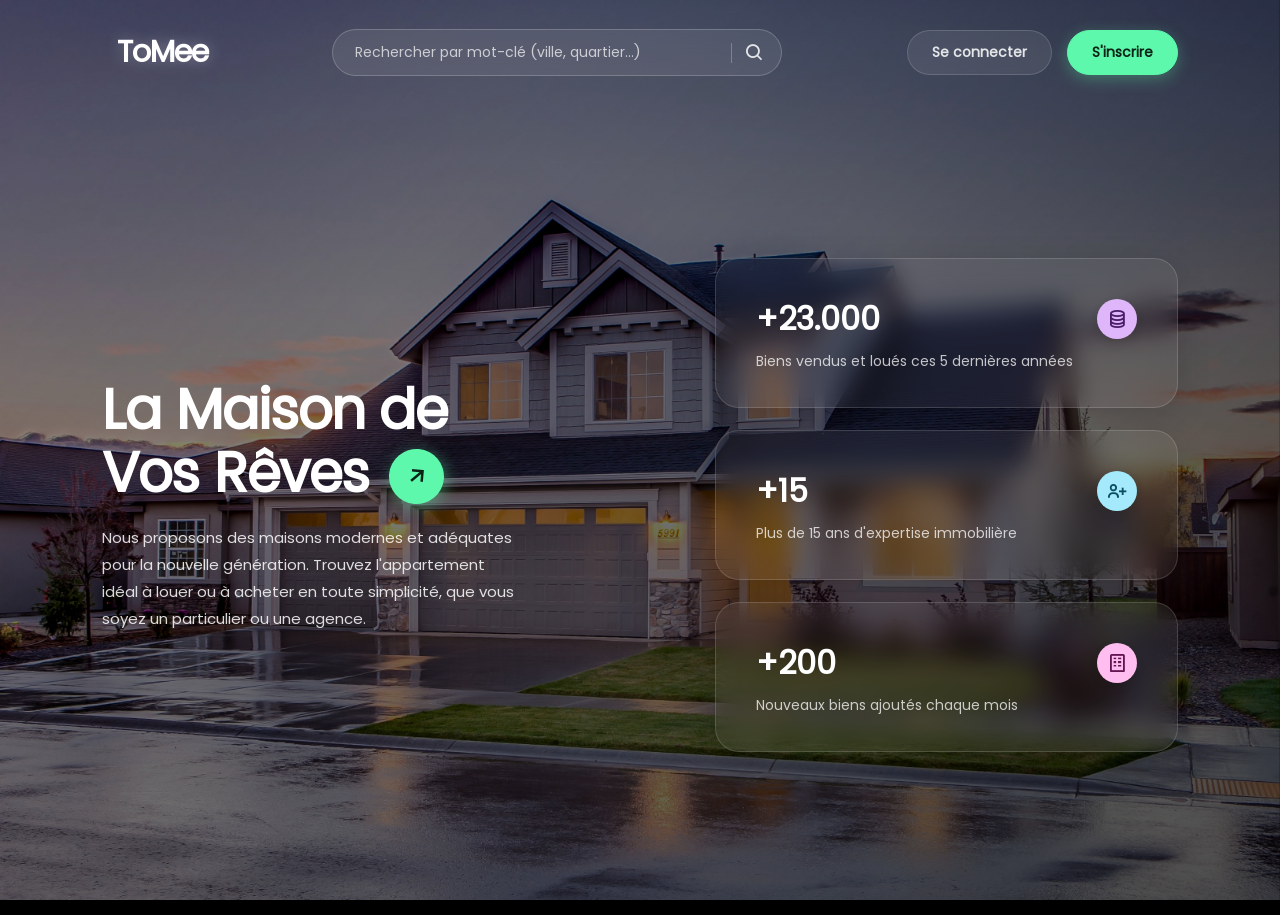
<file: index.html>
<!DOCTYPE html>
<html lang="fr">
<head>
    <meta charset="UTF-8">
    <meta name="viewport" content="width=device-width, initial-scale=1.0">
    <title>ToMee - Plateforme Immobilière</title>
    <link rel="stylesheet" href="style.css">
    <link rel="stylesheet" href="Icons/css/boxicons.min.css">
    <script src="app.js" defer></script>
</head>
<body>
    <section class="nav-content">

        <div class="left">
            <div class="logo-wrapper">
                <a href="index.html" class="logo-text">ToMee</a>
            </div>
        </div>

        <div class="center">
            <input type="search" name="search" id="searchInput" placeholder="Rechercher par mot-clé (ville, quartier...)">
            <a href="#" id="searchBtn"><i class="bx bx-search"></i></a>
        </div>

        <div class="right">
            <a href="#" id="mobileSearchTrigger" class="mobile-search-trigger"><i class="bx bx-search"></i></a>
            <a href="login.html" class="nav-btn btn-login">Se connecter</a>
            <a href="register.html" class="nav-btn btn-signup">S'inscrire</a>

            <div class="mobile-search-bar" id="mobileSearchBar">
                <input type="search" id="mobileSearchInput" placeholder="Rechercher...">
                <button type="button" id="mobileSearchSubmit" class="mobile-search-btn"><i class="bx bx-search"></i></button>
                <button type="button" id="mobileSearchClose" class="mobile-search-btn"><i class="bx bx-x"></i></button>
            </div>
        </div>

    </section>
    <section class="body-content">
        <div class="left-content">
            <h1>La Maison de <br> Vos Rêves<i class="bx bx-right-arrow-alt" id="exploreArrow"></i></h1>
            
            <p>Nous proposons des maisons modernes et adéquates pour la nouvelle génération.
                Trouvez l'appartement idéal à louer ou à acheter en toute simplicité, que vous soyez un particulier ou une agence.</p>
        </div>
        <div class="right-content">

            <div class="box-content">

                <div class="box box1" data-bg="img (1).jpg">
                    <h1>+23.000<i class="bx bx-coin-stack"></i></h1>
                    <p>Biens vendus et loués ces 5 dernières années</p>
                </div>

                <div class="box box2" data-bg="img (2).jpg">
                    <h1>+15<i class="bx bx-user-plus"></i></h1>
                    <p>Plus de 15 ans d'expertise immobilière</p>
                </div>

                <div class="box box3" data-bg="img (3).jpg">
                    <h1>+200<i class="bx bx-building"></i></h1>
                    <p>Nouveaux biens ajoutés chaque mois</p>
                </div>

            </div>

        </div>
    </section>
    <!-- Background overlay for smooth transition -->
    <div class="bg-overlay"></div>
</body>
</html>
</file>
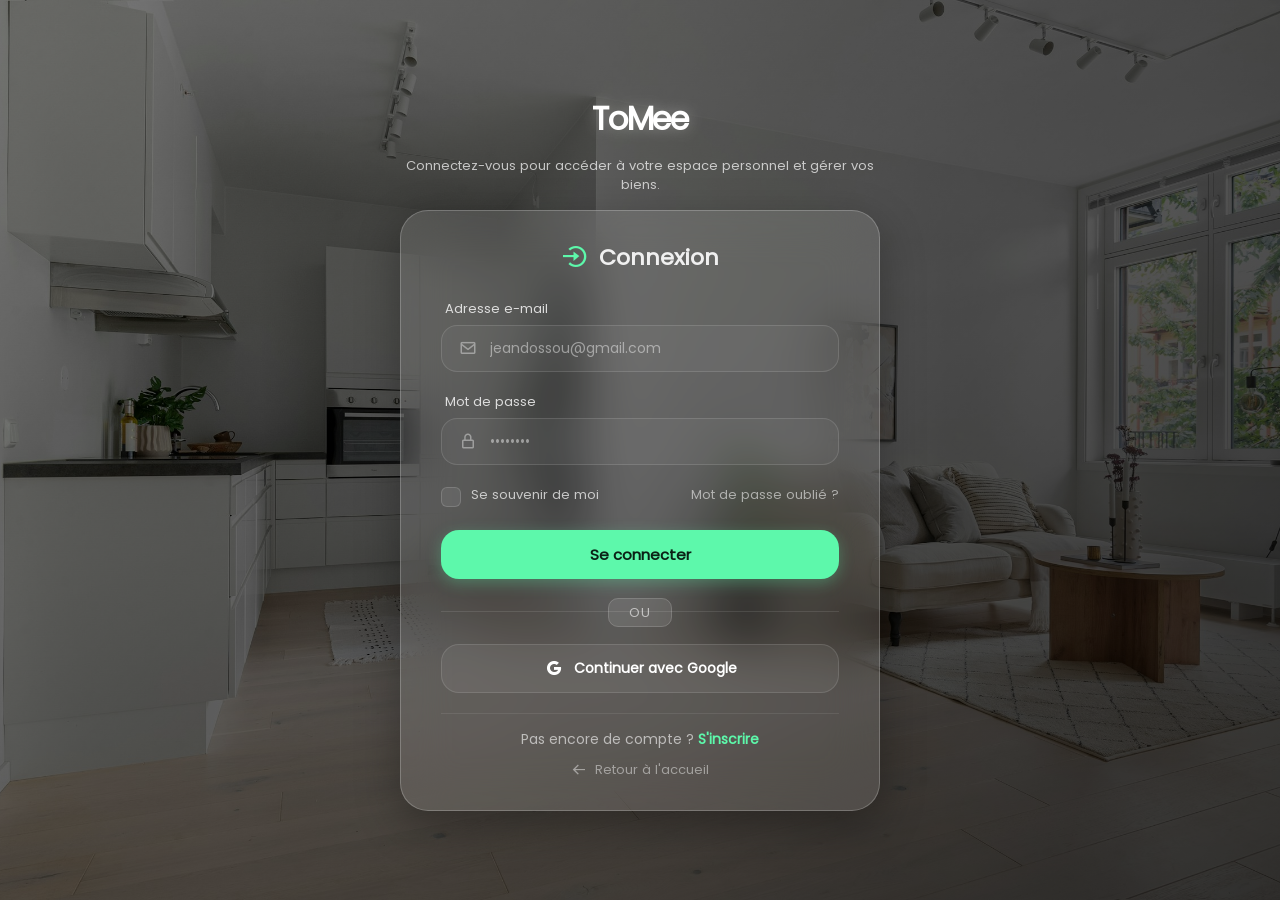
<file: login.html>
<!DOCTYPE html>
<html lang="fr">
<head>
    <meta charset="UTF-8">
    <meta name="viewport" content="width=device-width, initial-scale=1.0">
    <title>Se connecter - ToMee</title>
    <link rel="stylesheet" href="styleRegister.css">
    <link rel="stylesheet" href="Icons/css/boxicons.min.css">
    <script src="loginApp.js" defer></script>
</head>
<body>
    <div class="register-container">
        
        <!-- Logo Header -->
        <header class="register-header">
            <div class="logo-wrapper">
                <a href="login.html" class="logo-text">ToMee</a>
            </div>
            <p>Connectez-vous pour accéder à votre espace personnel et gérer vos biens.</p>
        </header>

        <!-- Glassmorphic Login Card -->
        <main class="register-card login-card">
            
            <h2 class="login-title"><i class="bx bx-log-in-circle"></i> Connexion</h2>

            <form id="form-login" class="login-form">
                <div class="form-group">
                    <label for="login-email">Adresse e-mail</label>
                    <div class="input-wrapper">
                        <i class="bx bx-envelope input-icon"></i>
                        <input type="email" id="login-email" placeholder="jeandossou@gmail.com" required>
                    </div>
                </div>

                <div class="form-group">
                    <label for="login-password">Mot de passe</label>
                    <div class="input-wrapper">
                        <i class="bx bx-lock-alt input-icon"></i>
                        <input type="password" id="login-password" placeholder="••••••••" required>
                    </div>
                </div>

                <div class="login-options">
                    <label class="checkbox-container">
                        <input type="checkbox" id="remember-me">
                        <span class="checkmark"></span>
                        Se souvenir de moi
                    </label>
                    <a href="#" class="forgot-link">Mot de passe oublié ?</a>
                </div>

                <button type="submit" class="submit-btn btn-signup">Se connecter</button>
            </form>

            <div class="login-divider">
                <span>ou</span>
            </div>

            <div class="social-login">
                <button class="social-btn" id="btn-google">
                    <i class="bx bxl-google"></i> Continuer avec Google
                </button>
            </div>

            <!-- Card Footer -->
            <footer class="card-footer">
                <p>Pas encore de compte ? <a href="register.html" class="login-link">S'inscrire</a></p>
                <a href="index.html" class="back-home"><i class="bx bx-arrow-back"></i> Retour à l'accueil</a>
            </footer>

        </main>
    </div>
    <!-- Blurred Background Overlay -->
    <div class="register-bg"></div>
</body>
</html>
</file>
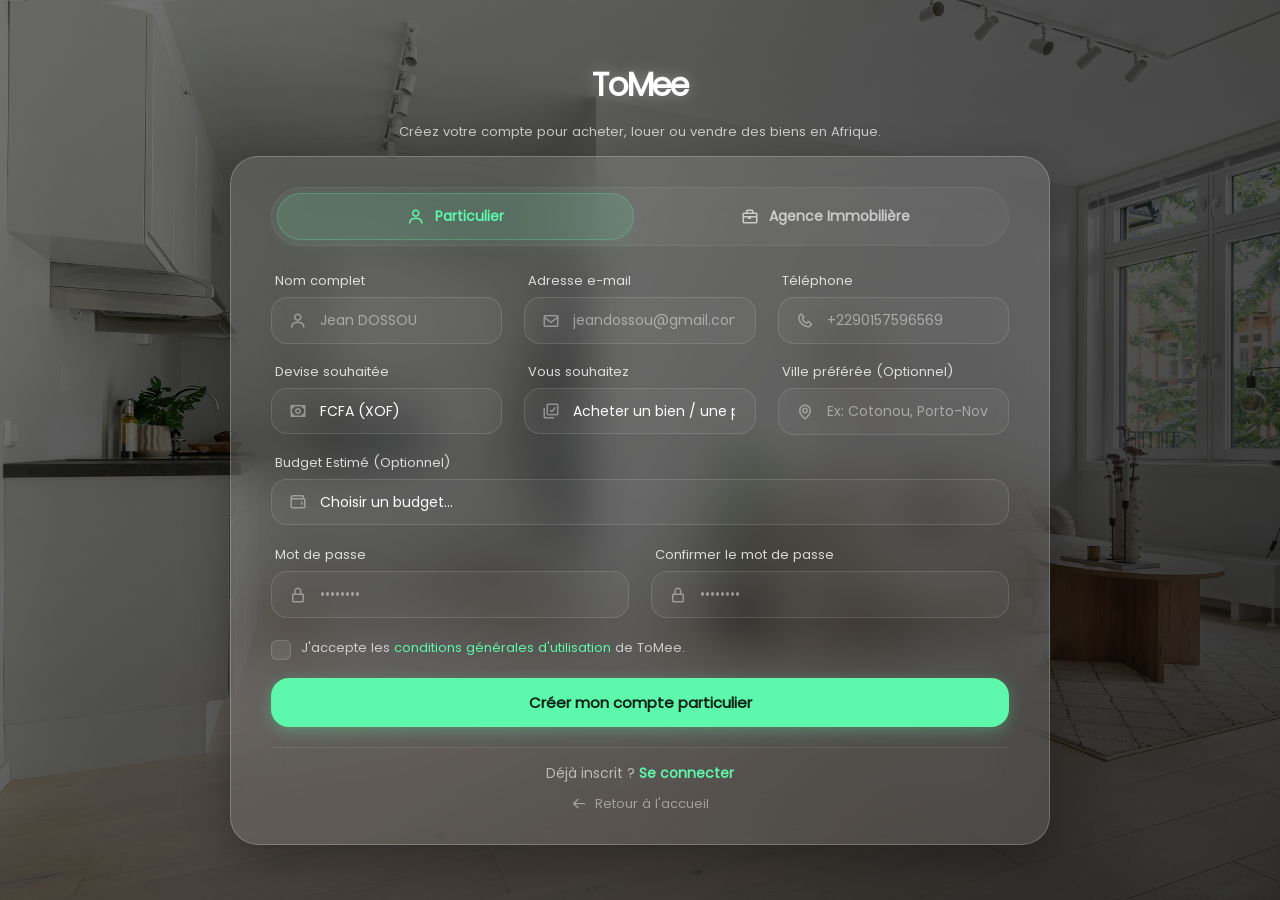
<file: register.html>
<!DOCTYPE html>
<html lang="fr">
<head>
    <meta charset="UTF-8">
    <meta name="viewport" content="width=device-width, initial-scale=1.0">
    <title>S'inscrire sur ToMee - Plateforme Immobilière</title>
    <link rel="stylesheet" href="styleRegister.css">
    <link rel="stylesheet" href="Icons/css/boxicons.min.css">
    <script src="registerApp.js" defer></script>
</head>
<body>
    <div class="register-container">
        
        <!-- Logo Header -->
        <header class="register-header">
            <div class="logo-wrapper">
                <a href="register.html" class="logo-text">ToMee</a>
            </div>
            <p>Créez votre compte pour acheter, louer ou vendre des biens en Afrique.</p>
        </header>

        <!-- Glassmorphic Card -->
        <main class="register-card">
            
            <!-- Role Toggle Tabs -->
            <div class="role-selector">
                <button type="button" class="role-tab active" id="tab-particulier">
                    <i class="bx bx-user"></i> Particulier
                </button>
                <button type="button" class="role-tab" id="tab-agence">
                    <i class="bx bx-briefcase"></i> Agence Immobilière
                </button>
            </div>

            <!-- Form: Particulier -->
            <form id="form-particulier" class="signup-form active">
                <div class="form-grid">
                    <div class="form-group">
                        <label for="part-name">Nom complet</label>
                        <div class="input-wrapper">
                            <i class="bx bx-user input-icon"></i>
                            <input type="text" id="part-name" placeholder="Jean DOSSOU" required>
                        </div>
                    </div>

                    <div class="form-group">
                        <label for="part-email">Adresse e-mail</label>
                        <div class="input-wrapper">
                            <i class="bx bx-envelope input-icon"></i>
                            <input type="email" id="part-email" placeholder="jeandossou@gmail.com" required>
                        </div>
                    </div>

                    <div class="form-group">
                        <label for="part-phone">Téléphone</label>
                        <div class="input-wrapper">
                            <i class="bx bx-phone input-icon"></i>
                            <input type="tel" id="part-phone" placeholder="+2290157596569" required>
                        </div>
                    </div>

                    <div class="form-group">
                        <label for="part-currency">Devise souhaitée</label>
                        <div class="input-wrapper">
                            <i class="bx bx-money input-icon"></i>
                            <select id="part-currency" required>
                                <option value="XOF">FCFA (XOF)</option>
                                <option value="XAF">FCFA (XAF)</option>
                                <option value="USD">Dollar ($)</option>
                                <option value="EUR">Euro (€)</option>
                                <option value="NGN">Naira (₦)</option>
                                <option value="GHS">Cedi (₵)</option>
                            </select>
                        </div>
                    </div>

                    <div class="form-group">
                        <label for="part-intent">Vous souhaitez</label>
                        <div class="input-wrapper">
                            <i class="bx bx-select-multiple input-icon"></i>
                            <select id="part-intent" required>
                                <option value="buy">Acheter un bien / une parcelle</option>
                                <option value="rent">Louer un appartement / une maison</option>
                                <option value="both">Les deux</option>
                            </select>
                        </div>
                    </div>

                    <div class="form-group">
                        <label for="part-city">Ville préférée (Optionnel)</label>
                        <div class="input-wrapper">
                            <i class="bx bx-map input-icon"></i>
                            <input type="text" id="part-city" placeholder="Ex: Cotonou, Porto-Novo...">
                        </div>
                    </div>

                    <div class="form-group form-group-full">
                        <label for="part-budget">Budget Estimé (Optionnel)</label>
                        <div class="input-wrapper">
                            <i class="bx bx-wallet input-icon"></i>
                            <select id="part-budget">
                                <option value="">Choisir un budget...</option>
                                <option value="30000">Moins de 30 000</option>
                                <option value="50000">Moins de 50 000</option>
                                <option value="70000">Moins de 70 000</option>
                                <option value="100000">Moins de 100 000</option>
                                <option value="plus">Plus de 100 000</option>
                            </select>
                        </div>
                    </div>
                </div>

                <!-- Passwords spanning full width at the bottom -->
                <div class="form-group-double">
                    <div class="form-group">
                        <label for="part-password">Mot de passe</label>
                        <div class="input-wrapper">
                            <i class="bx bx-lock-alt input-icon"></i>
                            <input type="password" id="part-password" placeholder="••••••••" required>
                        </div>
                    </div>
                    <div class="form-group">
                        <label for="part-confirm-password">Confirmer le mot de passe</label>
                        <div class="input-wrapper">
                            <i class="bx bx-lock-alt input-icon"></i>
                            <input type="password" id="part-confirm-password" placeholder="••••••••" required>
                        </div>
                    </div>
                </div>

                <div class="form-terms">
                    <label class="checkbox-container">
                        <input type="checkbox" id="part-terms" required>
                        <span class="checkmark"></span>
                        J'accepte les <a href="#">conditions générales d'utilisation</a> de ToMee.
                    </label>
                </div>

                <button type="submit" class="submit-btn btn-signup">Créer mon compte particulier</button>
            </form>

            <!-- Form: Agence Immobilière -->
            <form id="form-agence" class="signup-form">
                <div class="form-grid">
                    <div class="form-group">
                        <label for="agency-name">Nom de l'agence</label>
                        <div class="input-wrapper">
                            <i class="bx bx-building-house input-icon"></i>
                            <input type="text" id="agency-name" placeholder="Ex: Cabinet DOSSOU & Fils" required>
                        </div>
                    </div>

                    <div class="form-group">
                        <label for="agency-manager">Nom du responsable</label>
                        <div class="input-wrapper">
                            <i class="bx bx-user input-icon"></i>
                            <input type="text" id="agency-manager" placeholder="Jean DOSSOU" required>
                        </div>
                    </div>

                    <div class="form-group">
                        <label for="agency-license">N° carte professionnelle</label>
                        <div class="input-wrapper">
                            <i class="bx bx-id-card input-icon"></i>
                            <input type="text" id="agency-license" placeholder="Ex: CPI 229..." required>
                        </div>
                    </div>

                    <div class="form-group">
                        <label for="agency-email">E-mail professionnel</label>
                        <div class="input-wrapper">
                            <i class="bx bx-envelope input-icon"></i>
                            <input type="email" id="agency-email" placeholder="jeandossou@gmail.com" required>
                        </div>
                    </div>

                    <div class="form-group">
                        <label for="agency-phone">Téléphone de l'agence</label>
                        <div class="input-wrapper">
                            <i class="bx bx-phone input-icon"></i>
                            <input type="tel" id="agency-phone" placeholder="+2290157596569" required>
                        </div>
                    </div>

                    <div class="form-group">
                        <label for="agency-currency">Devise de l'agence</label>
                        <div class="input-wrapper">
                            <i class="bx bx-money input-icon"></i>
                            <select id="agency-currency" required>
                                <option value="XOF">FCFA (XOF)</option>
                                <option value="XAF">FCFA (XAF)</option>
                                <option value="USD">Dollar ($)</option>
                                <option value="EUR">Euro (€)</option>
                                <option value="NGN">Naira (₦)</option>
                                <option value="GHS">Cedi (₵)</option>
                            </select>
                        </div>
                    </div>

                    <div class="form-group form-group-double-span">
                        <label for="agency-city">Ville de l'agence</label>
                        <div class="input-wrapper">
                            <i class="bx bx-map input-icon"></i>
                            <input type="text" id="agency-city" placeholder="Ex: Cotonou, Porto-Novo..." required>
                        </div>
                    </div>

                    <div class="form-group">
                        <label for="agency-website">Site internet (Optionnel)</label>
                        <div class="input-wrapper">
                            <i class="bx bx-globe input-icon"></i>
                            <input type="url" id="agency-website" placeholder="https://www.cabinetdossou.com">
                        </div>
                    </div>
                </div>

                <!-- Passwords spanning full width at the bottom -->
                <div class="form-group-double">
                    <div class="form-group">
                        <label for="agency-password">Mot de passe</label>
                        <div class="input-wrapper">
                            <i class="bx bx-lock-alt input-icon"></i>
                            <input type="password" id="agency-password" placeholder="••••••••" required>
                        </div>
                    </div>
                    <div class="form-group">
                        <label for="agency-confirm-password">Confirmer le mot de passe</label>
                        <div class="input-wrapper">
                            <i class="bx bx-lock-alt input-icon"></i>
                            <input type="password" id="agency-confirm-password" placeholder="••••••••" required>
                        </div>
                    </div>
                </div>

                <div class="form-terms">
                    <label class="checkbox-container">
                        <input type="checkbox" id="agency-terms" required>
                        <span class="checkmark"></span>
                        J'accepte la <a href="#">charte professionnelle</a> et les conditions de ToMee.
                    </label>
                </div>

                <button type="submit" class="submit-btn btn-signup">Créer mon compte agence</button>
            </form>

            <!-- Card Footer -->
            <footer class="card-footer">
                <p>Déjà inscrit ? <a href="login.html" class="login-link">Se connecter</a></p>
                <a href="index.html" class="back-home"><i class="bx bx-arrow-back"></i> Retour à l'accueil</a>
            </footer>

        </main>
    </div>
    <!-- Blurred Background Overlay -->
    <div class="register-bg"></div>
</body>
</html>
</file>
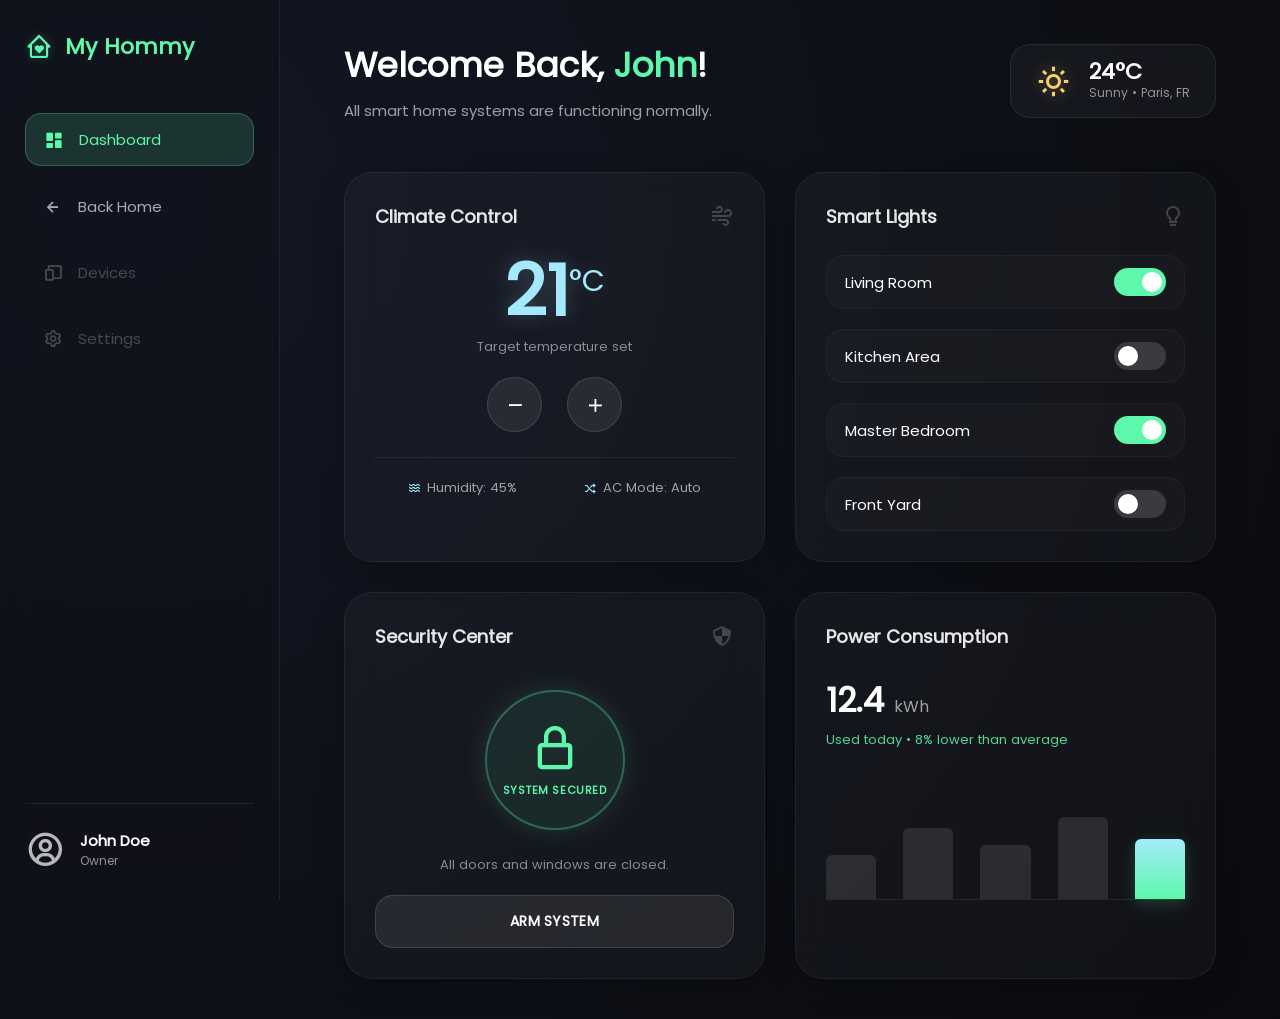
<file: user.html>
<!DOCTYPE html>
<html lang="en">
<head>
    <meta charset="UTF-8">
    <meta name="viewport" content="width=device-width, initial-scale=1.0">
    <title>My Hommy - Dashboard</title>
    <link rel="stylesheet" href="Icons/css/boxicons.min.css">
    <link rel="stylesheet" href="styleUser.css">
    <script src="userApp.js" defer></script>
</head>
<body>
    <div class="dashboard-container">
        
        <!-- Sidebar Navigation -->
        <aside class="sidebar">
            <div class="logo">
                <i class="bx bx-home-heart"></i>
                <span>My Hommy</span>
            </div>
            
            <nav class="nav-links">
                <a href="#" class="active"><i class="bx bxs-dashboard"></i> Dashboard</a>
                <a href="index.html"><i class="bx bx-left-arrow-alt"></i> Back Home</a>
                <a href="#" class="nav-disabled"><i class="bx bx-devices"></i> Devices</a>
                <a href="#" class="nav-disabled"><i class="bx bx-cog"></i> Settings</a>
            </nav>
            
            <div class="sidebar-footer">
                <div class="user-info">
                    <i class="bx bx-user-circle"></i>
                    <div>
                        <h4>John Doe</h4>
                        <p>Owner</p>
                    </div>
                </div>
            </div>
        </aside>

        <!-- Main Content Area -->
        <main class="main-content">
            
            <!-- Top Header -->
            <header class="header">
                <div class="welcome">
                    <h1>Welcome Back, <span>John</span>!</h1>
                    <p>All smart home systems are functioning normally.</p>
                </div>
                
                <div class="weather-widget">
                    <i class="bx bx-sun weather-icon"></i>
                    <div class="weather-text">
                        <h3>24°C</h3>
                        <p>Sunny • Paris, FR</p>
                    </div>
                </div>
            </header>

            <!-- Dashboard Grid -->
            <div class="dashboard-grid">
                
                <!-- Thermostat Card -->
                <section class="card climate-card">
                    <div class="card-header">
                        <h3>Climate Control</h3>
                        <i class="bx bx-wind card-icon-bg"></i>
                    </div>
                    <div class="temp-display">
                        <span id="temp-val">21</span><span class="unit">°C</span>
                    </div>
                    <p class="status-desc">Target temperature set</p>
                    <div class="temp-controls">
                        <button class="btn-temp" id="temp-down"><i class="bx bx-minus"></i></button>
                        <button class="btn-temp" id="temp-up"><i class="bx bx-plus"></i></button>
                    </div>
                    <div class="humidity-status">
                        <span><i class="bx bx-water"></i> Humidity: 45%</span>
                        <span><i class="bx bx-shuffle"></i> AC Mode: Auto</span>
                    </div>
                </section>

                <!-- Lighting Control Card -->
                <section class="card lights-card">
                    <div class="card-header">
                        <h3>Smart Lights</h3>
                        <i class="bx bx-bulb card-icon-bg"></i>
                    </div>
                    <div class="control-list">
                        <div class="control-item">
                            <span>Living Room</span>
                            <label class="switch">
                                <input type="checkbox" id="light-living" checked>
                                <span class="slider"></span>
                            </label>
                        </div>
                        <div class="control-item">
                            <span>Kitchen Area</span>
                            <label class="switch">
                                <input type="checkbox" id="light-kitchen">
                                <span class="slider"></span>
                            </label>
                        </div>
                        <div class="control-item">
                            <span>Master Bedroom</span>
                            <label class="switch">
                                <input type="checkbox" id="light-bedroom" checked>
                                <span class="slider"></span>
                            </label>
                        </div>
                        <div class="control-item">
                            <span>Front Yard</span>
                            <label class="switch">
                                <input type="checkbox" id="light-yard">
                                <span class="slider"></span>
                            </label>
                        </div>
                    </div>
                </section>

                <!-- Security Center Card -->
                <section class="card security-card">
                    <div class="card-header">
                        <h3>Security Center</h3>
                        <i class="bx bx-shield-quarter card-icon-bg"></i>
                    </div>
                    <div class="security-status secured" id="security-status-box">
                        <i class="bx bx-lock-alt" id="security-icon"></i>
                        <span id="security-text">SYSTEM SECURED</span>
                    </div>
                    <p class="status-desc">All doors and windows are closed.</p>
                    <button class="btn-security secured" id="btn-security-toggle">ARM SYSTEM</button>
                </section>

                <!-- Energy Usage Card -->
                <section class="card energy-card">
                    <div class="card-header">
                        <h3>Power Consumption</h3>
                        <i class="bx bx-bolt card-icon-bg"></i>
                    </div>
                    <div class="energy-stat">
                        <h2>12.4 <span>kWh</span></h2>
                        <p>Used today • 8% lower than average</p>
                    </div>
                    <div class="energy-chart">
                        <div class="chart-bar" style="height: 40%;" title="Mon: 11.2 kWh"></div>
                        <div class="chart-bar" style="height: 65%;" title="Tue: 13.5 kWh"></div>
                        <div class="chart-bar" style="height: 50%;" title="Wed: 12.0 kWh"></div>
                        <div class="chart-bar" style="height: 75%;" title="Thu: 14.2 kWh"></div>
                        <div class="chart-bar active" style="height: 55%;" title="Today: 12.4 kWh"></div>
                    </div>
                </section>

            </div>

        </main>
    </div>
</body>
</html>
</file>
<file: style.css>
@font-face {
    font-family: Poppins;
    src: url('Fonts/Poppins-Regular.ttf');
}

* {
    margin: 0;
    padding: 0;
    box-sizing: border-box;
}

html {
    scroll-behavior: smooth;
    font-size: 62.5%; /* 1rem = 10px */
}

body {
    color: #fff;
    font-size: 1.6rem; /* 16px */
    font-family: Poppins, sans-serif;
    min-height: 100vh;
    overflow-x: hidden;
    position: relative;
    background: #000;
}

/* Background overlay for smooth transitions */
.bg-overlay {
    position: fixed;
    top: 0;
    left: 0;
    width: 100%;
    height: 100%;
    background-image: url('img (1).jpg');
    background-position: center;
    background-size: cover;
    background-repeat: no-repeat;
    z-index: -2;
    transition: background-image 0.8s ease-in-out;
}

/* Gradient overlay to enhance text readability */
body::before {
    content: '';
    position: fixed;
    top: 0;
    left: 0;
    width: 100%;
    height: 100%;
    background: linear-gradient(135deg, rgba(0, 0, 0, 0.4) 0%, rgba(0, 0, 0, 0.7) 100%);
    z-index: -1;
}

a {
    color: #fff;
    text-decoration: none;
    transition: 0.3s ease;
}

/* Navigation bar */
.nav-content {
    display: flex;
    align-items: center;
    justify-content: space-between;
    padding: 2.5rem 8% 1.5rem;
    position: relative;
    z-index: 10;
}

/* Logo Wrapper with Ouroboros Background */
.logo-wrapper {
    position: relative;
    display: inline-flex;
    align-items: center;
    justify-content: center;
    padding: 0.5rem 1.5rem;
}



/* ToMee Logo Styled in ITC Bauhaus Look */
.logo-text {
    font-family: 'ITC Bauhaus', 'Bauhaus 93', 'Poppins', sans-serif;
    font-weight: 900;
    font-size: 3rem;
    letter-spacing: -0.04em;
    color: #fff;
    text-shadow: 0 0 15px rgba(255, 255, 255, 0.3);
    display: inline-block;
    transition: all 0.3s ease;
    position: relative;
    z-index: 2;
}

.logo-text:hover {
    transform: scale(1.05);
    text-shadow: 0 0 20px rgba(255, 255, 255, 0.6);
}

/* Nav Buttons */
.right {
    display: flex;
    align-items: center;
}

.nav-btn {
    padding: 1.1rem 2.4rem;
    font-size: 1.4rem;
    font-weight: 600;
    border-radius: 4rem;
    transition: all 0.3s cubic-bezier(0.165, 0.84, 0.44, 1);
    display: inline-flex;
    align-items: center;
    justify-content: center;
    margin-left: 1.5rem;
    font-family: Poppins, sans-serif;
}

.btn-login {
    background: rgba(255, 255, 255, 0.08);
    border: 1px solid rgba(255, 255, 255, 0.15);
    color: rgba(255, 255, 255, 0.85);
    backdrop-filter: blur(10px);
}

.btn-login:hover {
    background: rgba(255, 255, 255, 0.18);
    color: #fff;
    border-color: rgba(255, 255, 255, 0.3);
    transform: translateY(-2px);
    box-shadow: 0 4px 15px rgba(255, 255, 255, 0.1);
}

.btn-signup {
    background: #5df8ab;
    border: 1px solid #5df8ab;
    color: #0b2216;
    box-shadow: 0 4px 15px rgba(93, 248, 171, 0.3);
}

.btn-signup:hover {
    background: #4ae59a;
    border-color: #4ae59a;
    transform: translateY(-2px);
    box-shadow: 0 6px 20px rgba(93, 248, 171, 0.5);
}

/* Search Bar */
.center {
    display: flex;
    align-items: center;
    position: relative;
    max-width: 45rem;
    width: 100%;
    margin: 0 2rem;
}

/* Mobile Search Elements (Hidden on PC/Tablet) */
.mobile-search-trigger {
    display: none;
    align-items: center;
    justify-content: center;
    width: 3.8rem;
    height: 3.8rem;
    border-radius: 50%;
    background: rgba(255, 255, 255, 0.08);
    border: 1px solid rgba(255, 255, 255, 0.15);
    color: rgba(255, 255, 255, 0.85);
    font-size: 1.8rem;
    transition: all 0.3s ease;
    backdrop-filter: blur(10px);
}

.mobile-search-trigger:hover {
    background: rgba(255, 255, 255, 0.18);
    color: #fff;
    transform: scale(1.05);
}

.mobile-search-bar {
    display: none;
    align-items: center;
    gap: 0.8rem;
    width: 100%;
    max-width: 250px;
    position: relative;
    background: rgba(255, 255, 255, 0.08);
    backdrop-filter: blur(12px);
    border: 1px solid rgba(255, 255, 255, 0.15);
    border-radius: 4rem;
    padding: 0.4rem 0.6rem 0.4rem 1.6rem;
    transition: all 0.3s cubic-bezier(0.165, 0.84, 0.44, 1);
}

.mobile-search-bar input {
    width: 100%;
    background: transparent;
    border: none;
    outline: none;
    color: #fff;
    font-family: Poppins, sans-serif;
    font-size: 1.3rem;
}

.mobile-search-bar input::placeholder {
    color: rgba(255, 255, 255, 0.6);
}

.mobile-search-btn {
    background: transparent;
    border: none;
    outline: none;
    color: rgba(255, 255, 255, 0.8);
    font-size: 1.8rem;
    cursor: pointer;
    width: 3.2rem;
    height: 3.2rem;
    display: flex;
    align-items: center;
    justify-content: center;
    border-radius: 50%;
    transition: all 0.2s ease;
}

.mobile-search-btn:hover {
    color: #fff;
    background: rgba(255, 255, 255, 0.1);
}

.center input {
    width: 100%;
    border: 1px solid rgba(255, 255, 255, 0.2);
    outline: none;
    color: #fff;
    font-family: Poppins, sans-serif;
    font-size: 1.4rem;
    padding: 1.2rem 5rem 1.2rem 2.2rem;
    background: rgba(255, 255, 255, 0.08);
    backdrop-filter: blur(12px);
    border-radius: 4rem;
    transition: all 0.3s ease;
}

.center input:focus {
    border-color: rgba(255, 255, 255, 0.5);
    background: rgba(255, 255, 255, 0.15);
    box-shadow: 0 0 15px rgba(255, 255, 255, 0.1);
}

.center input::placeholder {
    font-family: Poppins, sans-serif;
    font-size: 1.4rem;
    color: rgba(255, 255, 255, 0.7);
}

.center a {
    position: absolute;
    right: 1.8rem;
    display: flex;
    align-items: center;
    justify-content: center;
}

.center a i {
    font-size: 2rem;
    padding-left: 1.2rem;
    border-left: 1px solid rgba(255, 255, 255, 0.25);
    color: rgba(255, 255, 255, 0.85);
    transition: all 0.3s ease;
}

.center a i:hover {
    transform: scale(1.15);
    color: #fff;
}

/* Body content layout (centered vertically on screen) */
.body-content {
    color: #fff;
    display: flex;
    justify-content: space-between;
    align-items: center;
    padding: 6rem 8% 4rem;
    gap: 8rem;
    position: relative;
    z-index: 5;
    flex-wrap: wrap;
    min-height: calc(100vh - 10rem);
}

.body-content .left-content {
    flex: 1 1 45rem;
    margin-top: 0;
}

.body-content .left-content h1 {
    margin-bottom: 2rem;
    font-size: 5.5rem;
    font-weight: 800;
    line-height: 1.15;
    letter-spacing: -0.02em;
    position: relative;
}

.body-content .left-content h1 i {
    display: inline-flex;
    align-items: center;
    justify-content: center;
    width: 5.5rem;
    height: 5.5rem;
    font-size: 3rem;
    margin-left: 2rem;
    vertical-align: middle;
    transform: rotate(-40deg);
    background: #5df8ab;
    color: #0b2216;
    border-radius: 50%;
    transition: all 0.4s cubic-bezier(0.175, 0.885, 0.32, 1.275);
    box-shadow: 0 4px 15px rgba(93, 248, 171, 0.4);
}

.body-content .left-content h1 i:hover {
    cursor: pointer;
    transform: rotate(0deg) scale(1.1);
    background: #4ae59a;
}

.body-content .left-content p {
    max-width: 42rem;
    line-height: 1.8;
    font-size: 1.5rem;
    color: rgba(255, 255, 255, 0.85);
}

/* Stats Boxes Column */
.body-content .right-content {
    flex: 1 1 38rem;
    max-width: 48rem;
    width: 100%;
    margin-left: auto;
}

.box-content {
    display: flex;
    flex-direction: column;
    gap: 2.2rem;
}

.box {
    border: 1px solid rgba(255, 255, 255, 0.15);
    border-radius: 2.4rem;
    background: rgba(255, 255, 255, 0.05);
    backdrop-filter: blur(12px);
    -webkit-backdrop-filter: blur(12px);
    padding: 3.2rem 4rem;
    min-height: 15rem;
    display: flex;
    flex-direction: column;
    justify-content: center;
    transition: all 0.4s cubic-bezier(0.165, 0.84, 0.44, 1);
    box-shadow: 0 8px 32px rgba(0, 0, 0, 0.15);
    position: relative;
    overflow: hidden;
}

.box:hover {
    transform: translateY(-5px);
    background: rgba(255, 255, 255, 0.12);
    border-color: rgba(255, 255, 255, 0.3);
    box-shadow: 0 12px 40px rgba(0, 0, 0, 0.3);
    cursor: pointer;
}

.box::before {
    content: '';
    position: absolute;
    top: 0;
    left: 0;
    width: 100%;
    height: 100%;
    background: linear-gradient(135deg, rgba(255,255,255,0.05) 0%, rgba(255,255,255,0) 100%);
    opacity: 0;
    transition: opacity 0.4s ease;
}

.box:hover::before {
    opacity: 1;
}

.box h1 {
    font-weight: 800;
    font-size: 3.2rem;
    margin-bottom: 0.8rem;
    display: flex;
    align-items: center;
    justify-content: space-between;
}

.box h1 i {
    font-size: 2.2rem;
    width: 4rem;
    height: 4rem;
    display: inline-flex;
    align-items: center;
    justify-content: center;
    border-radius: 50%;
    box-shadow: 0 4px 10px rgba(0, 0, 0, 0.1);
}

.box1 h1 i {
    background: #dfb6fa;
    color: #4a1d68;
}

.box2 h1 i {
    background: #a4eafc;
    color: #0b4f60;
}

.box3 h1 i {
    background: #ffbeef;
    color: #631652;
}

.box p {
    font-size: 1.4rem;
    color: rgba(255, 255, 255, 0.75);
    line-height: 1.5;
}

.box span {
    font-size: 2rem;
    font-weight: 300;
    margin-left: 0.4rem;
}

/* Responsiveness */
@media (max-width: 991px) {
    .nav-content {
        padding: 2.5rem 5% 1.5rem;
    }
    .center {
        max-width: 32rem;
        margin: 0 1.5rem;
    }
    .body-content {
        padding: 4rem 5% 4rem;
        gap: 5rem;
        min-height: auto;
    }
    .body-content .left-content {
        margin-top: 2rem;
        text-align: center;
        flex: 1 1 100%;
    }
    .body-content .left-content p {
        margin: 0 auto;
    }
    .body-content .right-content {
        flex: 1 1 100%;
        max-width: 100%;
        margin-left: 0;
    }
}

@media (max-width: 480px) {
    body {
        overflow-x: hidden;
    }
    
    .nav-content {
        padding: 2rem 5% 1.5rem;
        gap: 0;
    }
    
    .logo-text {
        font-size: 2.4rem;
    }
    
    .center {
        display: none !important;
    }
    
    .mobile-search-trigger {
        display: flex;
    }
    
    .right {
        gap: 0.8rem;
        display: flex;
        align-items: center;
    }
    
    .right.search-active {
        flex: 1;
        justify-content: flex-end;
    }
    
    .right.search-active .btn-login,
    .right.search-active .btn-signup,
    .right.search-active .mobile-search-trigger {
        display: none !important;
    }
    
    .right.search-active .mobile-search-bar {
        display: flex;
        animation: expandSearch 0.3s cubic-bezier(0.165, 0.84, 0.44, 1) forwards;
    }
    
    .nav-btn {
        padding: 0.9rem 1.6rem;
        font-size: 1.2rem;
        margin-left: 0;
        white-space: nowrap;
    }
    
    .body-content {
        padding: 3rem 5% 2rem;
    }
    
    .body-content .left-content h1 {
        font-size: 3.2rem;
    }
    
    .body-content .left-content h1 i {
        width: 4rem;
        height: 4rem;
        font-size: 2rem;
        margin-left: 1rem;
    }
    
    .body-content .left-content p {
        font-size: 1.3rem;
    }
    
    .box {
        padding: 2rem 2.5rem;
        min-height: auto;
    }
    
    .box h1 {
        font-size: 2.4rem;
    }
}

body {
    padding-bottom: 2rem !important;
}

@keyframes expandSearch {
    from {
        opacity: 0;
        transform: scaleX(0.8);
        transform-origin: right;
    }
    to {
        opacity: 1;
        transform: scaleX(1);
        transform-origin: right;
    }
}
</file>
<file: styleRegister.css>
/* styleRegister.css - Registration Page Styling for ToMee */

@font-face {
    font-family: Poppins;
    src: url('Fonts/Poppins-Regular.ttf');
}

* {
    margin: 0;
    padding: 0;
    box-sizing: border-box;
}

html {
    font-size: 62.5%; /* 1rem = 10px */
}

body {
    color: #fff;
    font-size: 1.6rem;
    font-family: Poppins, sans-serif;
    min-height: 100vh;
    overflow-x: hidden;
    position: relative;
    background: #0b0c10;
}

/* Background Image with Blur */
.register-bg {
    position: fixed;
    top: 0;
    left: 0;
    width: 100%;
    height: 100%;
    background-image: url('img.jpg'); /* Changed from img (4).jpg to img.jpg */
    background-position: center;
    background-size: cover;
    background-repeat: no-repeat;
    z-index: -2;
}

body::before {
    content: '';
    position: fixed;
    top: 0;
    left: 0;
    width: 100%;
    height: 100%;
    background: linear-gradient(135deg, rgba(0, 0, 0, 0.45) 0%, rgba(0, 0, 0, 0.8) 100%);
    z-index: -1;
}

a {
    color: #5df8ab;
    text-decoration: none;
    transition: 0.3s ease;
}

a:hover {
    color: #4ae59a;
    text-shadow: 0 0 8px rgba(93, 248, 171, 0.3);
}

/* Main Layout Centered Container */
.register-container {
    display: flex;
    flex-direction: column;
    align-items: center;
    justify-content: center;
    min-height: 100vh;
    padding: 2rem;
    z-index: 5;
    position: relative;
}

/* Header Logo and Text */
.register-header {
    text-align: center;
    margin-bottom: 2rem;
    max-width: 50rem;
}

/* Logo Wrapper with Ouroboros Background */
.logo-wrapper {
    position: relative;
    display: inline-flex;
    align-items: center;
    justify-content: center;
    padding: 0.5rem 1.5rem;
    margin-bottom: 0.8rem;
}



.logo-text {
    font-family: 'ITC Bauhaus', 'Bauhaus 93', 'Poppins', sans-serif;
    font-weight: 900;
    font-size: 3.2rem;
    letter-spacing: -0.04em;
    color: #fff;
    text-shadow: 0 0 15px rgba(255, 255, 255, 0.3);
    display: inline-block;
    transition: all 0.3s ease;
    position: relative;
    z-index: 2;
}

.logo-text:hover {
    transform: scale(1.05);
    text-shadow: 0 0 20px rgba(255, 255, 255, 0.6);
}

.register-header p {
    font-size: 1.3rem;
    color: rgba(255, 255, 255, 0.7);
    line-height: 1.5;
}

/* Glassmorphic Card Container */
.register-card {
    background: rgba(255, 255, 255, 0.12);
    backdrop-filter: blur(25px);
    -webkit-backdrop-filter: blur(25px);
    border: 1px solid rgba(255, 255, 255, 0.22);
    border-radius: 2.8rem;
    width: 100%;
    max-width: 82rem; /* Wider desktop view */
    padding: 3rem 4rem;
    box-shadow: 0 15px 45px rgba(0, 0, 0, 0.3);
    display: flex;
    flex-direction: column;
}

/* Role Selector Toggle Tabs */
.role-selector {
    display: flex;
    gap: 1.5rem;
    margin-bottom: 2.5rem;
    background: rgba(255, 255, 255, 0.04);
    padding: 0.5rem;
    border-radius: 4rem;
    border: 1px solid rgba(255, 255, 255, 0.06);
}

.role-tab {
    flex: 1;
    background: transparent;
    border: none;
    color: rgba(255, 255, 255, 0.65);
    padding: 1.2rem 2rem;
    border-radius: 3.5rem;
    font-size: 1.4rem;
    font-weight: 600;
    font-family: Poppins, sans-serif;
    cursor: pointer;
    display: flex;
    align-items: center;
    justify-content: center;
    gap: 1rem;
    transition: all 0.3s cubic-bezier(0.165, 0.84, 0.44, 1);
}

.role-tab i {
    font-size: 1.8rem;
}

.role-tab.active {
    background: rgba(93, 248, 171, 0.12);
    border: 1px solid rgba(93, 248, 171, 0.25);
    color: #5df8ab;
    box-shadow: 0 4px 15px rgba(93, 248, 171, 0.1);
}

.role-tab:hover:not(.active) {
    background: rgba(255, 255, 255, 0.05);
    color: #fff;
}

/* Form Styles */
.signup-form {
    display: none;
    transition: all 0.4s ease;
}

.signup-form.active {
    display: block;
}

.form-grid {
    display: grid;
    grid-template-columns: 1fr;
    gap: 1.8rem;
    margin-bottom: 2rem;
}

.form-group {
    display: flex;
    flex-direction: column;
    gap: 0.6rem;
}

.form-group label {
    font-size: 1.3rem;
    font-weight: 500;
    color: rgba(255, 255, 255, 0.8);
    padding-left: 0.4rem;
}

.input-wrapper {
    position: relative;
    width: 100%;
}

.input-icon {
    position: absolute;
    left: 1.8rem;
    top: 50%;
    transform: translateY(-50%);
    font-size: 1.8rem;
    color: rgba(255, 255, 255, 0.4);
    transition: color 0.3s ease;
}

.input-wrapper input, .input-wrapper select {
    width: 100%;
    background: rgba(255, 255, 255, 0.04);
    border: 1px solid rgba(255, 255, 255, 0.12);
    border-radius: 1.6rem;
    padding: 1.2rem 2rem 1.2rem 4.8rem;
    font-family: Poppins, sans-serif;
    font-size: 1.4rem;
    color: #fff;
    outline: none;
    transition: all 0.3s ease;
}

/* Specific select styling override */
.input-wrapper select {
    appearance: none;
    -webkit-appearance: none;
    cursor: pointer;
}

.input-wrapper select option {
    background: #15171a;
    color: #fff;
}

.input-wrapper input:focus, .input-wrapper select:focus {
    border-color: #5df8ab;
    background: rgba(255, 255, 255, 0.08);
    box-shadow: 0 0 10px rgba(93, 248, 171, 0.2);
}

.input-wrapper input:focus + .input-icon, .input-wrapper select:focus + .input-icon {
    color: #5df8ab;
}

.input-wrapper input::placeholder {
    color: rgba(255, 255, 255, 0.45);
}

/* Custom checkbox container */
.form-terms {
    margin-bottom: 2rem;
}

.checkbox-container {
    display: block;
    position: relative;
    padding-left: 3rem;
    cursor: pointer;
    font-size: 1.3rem;
    color: rgba(255, 255, 255, 0.7);
    line-height: 1.5;
    user-select: none;
}

.checkbox-container input {
    position: absolute;
    opacity: 0;
    cursor: pointer;
    height: 0;
    width: 0;
}

/* Custom checkmark design */
.checkmark {
    position: absolute;
    top: 0.2rem;
    left: 0;
    height: 2rem;
    width: 2rem;
    background-color: rgba(255, 255, 255, 0.08);
    border: 1.5px solid rgba(255, 255, 255, 0.15);
    border-radius: 0.6rem;
    transition: all 0.3s ease;
}

.checkbox-container:hover input ~ .checkmark {
    background-color: rgba(255, 255, 255, 0.15);
    border-color: rgba(255, 255, 255, 0.3);
}

.checkbox-container input:checked ~ .checkmark {
    background-color: #5df8ab;
    border-color: #5df8ab;
    box-shadow: 0 0 8px rgba(93, 248, 171, 0.4);
}

.checkmark:after {
    content: "";
    position: absolute;
    display: none;
}

.checkbox-container input:checked ~ .checkmark:after {
    display: block;
}

.checkbox-container .checkmark:after {
    left: 0.6rem;
    top: 0.25rem;
    width: 0.5rem;
    height: 0.9rem;
    border: solid #0b2216;
    border-width: 0 2px 2px 0;
    transform: rotate(45deg);
}

/* Form Buttons */
.submit-btn {
    width: 100%;
    padding: 1.3rem;
    border: none;
    border-radius: 1.8rem;
    font-family: Poppins, sans-serif;
    font-size: 1.5rem;
    font-weight: 700;
    cursor: pointer;
    transition: all 0.3s cubic-bezier(0.165, 0.84, 0.44, 1);
}

.btn-signup {
    background: #5df8ab;
    color: #0b2216;
    box-shadow: 0 4px 15px rgba(93, 248, 171, 0.3);
}

.btn-signup:hover {
    background: #4ae59a;
    transform: translateY(-2px);
    box-shadow: 0 6px 22px rgba(93, 248, 171, 0.55);
}

.btn-signup:active {
    transform: translateY(0);
}

/* Card Footer Links */
.card-footer {
    display: flex;
    flex-direction: column;
    align-items: center;
    gap: 1rem;
    margin-top: 2rem;
    padding-top: 1.5rem;
    border-top: 1px solid rgba(255, 255, 255, 0.08);
}

.card-footer p {
    font-size: 1.4rem;
    color: rgba(255, 255, 255, 0.6);
}

.login-link {
    font-weight: 600;
}

.back-home {
    display: inline-flex;
    align-items: center;
    gap: 0.8rem;
    font-size: 1.3rem;
    color: rgba(255, 255, 255, 0.45);
}

.back-home i {
    font-size: 1.6rem;
}

.back-home:hover {
    color: #5df8ab;
}

/* Non-scrollable viewport and 3-column input layout on screens > mobile (tablet/PC) */
@media (min-width: 769px) {
    body {
        height: 100vh;
        overflow: hidden;
    }
    
    .register-container {
        height: 100vh;
        overflow: hidden;
        padding: 2rem;
        justify-content: center;
    }
    
    .register-header {
        margin-bottom: 1.5rem;
    }
    
    .register-card {
        padding: 3rem 4rem;
    }
    
    .form-grid {
        grid-template-columns: repeat(3, 1fr); /* 3 inputs per line */
        gap: 1.8rem 2.2rem;
    }
    
    .form-group-full {
        grid-column: span 3;
    }
    
    .form-group-double-span {
        grid-column: span 2;
    }
    
    .form-group-double {
        grid-column: span 3;
        display: grid;
        grid-template-columns: 1fr 1fr;
        gap: 2.2rem;
    }
}

/* Responsive Queries for Mobile */
@media (max-width: 768px) {
    .register-card {
        padding: 2.5rem;
    }
}

@media (max-width: 480px) {
    .register-container {
        padding: 2rem 1rem;
    }
    
    .logo-text {
        font-size: 3.2rem;
    }
    
    .role-selector {
        flex-direction: column;
        gap: 1rem;
        background: transparent;
        border: none;
        padding: 0;
    }
    
    .role-tab {
        border: 1px solid rgba(255, 255, 255, 0.1);
        border-radius: 2rem;
    }
    
    .form-group-double {
        grid-template-columns: 1fr;
    }
}

/* ===== Login Page Specific Styles ===== */

.login-card {
    max-width: 48rem;
}

.login-title {
    font-size: 2.2rem;
    font-weight: 700;
    text-align: center;
    margin-bottom: 2.5rem;
    display: flex;
    align-items: center;
    justify-content: center;
    gap: 1rem;
    color: rgba(255, 255, 255, 0.9);
}

.login-title i {
    font-size: 2.8rem;
    color: #5df8ab;
}

.login-form {
    display: flex;
    flex-direction: column;
    gap: 2rem;
}

.login-options {
    display: flex;
    justify-content: space-between;
    align-items: center;
    margin-bottom: 0.5rem;
}

.forgot-link {
    font-size: 1.3rem;
    color: rgba(255, 255, 255, 0.55);
    font-weight: 500;
}

.forgot-link:hover {
    color: #5df8ab;
}

/* Divider */
.login-divider {
    position: relative;
    text-align: center;
    margin: 2rem 0;
}

.login-divider::before {
    content: '';
    position: absolute;
    top: 50%;
    left: 0;
    width: 100%;
    height: 1px;
    background: rgba(255, 255, 255, 0.1);
}

.login-divider span {
    position: relative;
    background: rgba(255, 255, 255, 0.1);
    backdrop-filter: blur(10px);
    border: 1px solid rgba(255, 255, 255, 0.15);
    padding: 0.4rem 2rem;
    border-radius: 1rem;
    font-size: 1.3rem;
    color: rgba(255, 255, 255, 0.6);
    text-transform: uppercase;
    letter-spacing: 0.08em;
}

/* Social Login Button */
.social-login {
    display: flex;
    flex-direction: column;
    gap: 1.2rem;
}

.social-btn {
    width: 100%;
    padding: 1.3rem;
    border-radius: 1.8rem;
    font-family: Poppins, sans-serif;
    font-size: 1.4rem;
    font-weight: 600;
    cursor: pointer;
    display: flex;
    align-items: center;
    justify-content: center;
    gap: 1rem;
    transition: all 0.3s ease;
    background: rgba(255, 255, 255, 0.06);
    border: 1px solid rgba(255, 255, 255, 0.12);
    color: #fff;
}

.social-btn i {
    font-size: 2rem;
}

.social-btn:hover {
    background: rgba(255, 255, 255, 0.12);
    border-color: rgba(255, 255, 255, 0.25);
    transform: translateY(-2px);
    box-shadow: 0 4px 15px rgba(0, 0, 0, 0.2);
}

/* form-group-double base styles (mobile first) */
.form-group-double {
    display: grid;
    grid-template-columns: 1fr;
    gap: 1.8rem;
    margin-bottom: 2rem;
}

@media (min-width: 769px) {
    .form-group-double {
        grid-template-columns: 1fr 1fr;
        gap: 2.2rem;
    }
}
</file>
<file: styleUser.css>
@font-face {
    font-family: Poppins;
    src: url('Fonts/Poppins-Regular.ttf');
}

* {
    margin: 0;
    padding: 0;
    box-sizing: border-box;
}

html {
    font-size: 62.5%; /* 1rem = 10px */
}

body {
    color: #fff;
    font-size: 1.6rem;
    font-family: Poppins, sans-serif;
    background-color: #0b0c10;
    background-image: radial-gradient(circle at 10% 20%, rgba(20, 24, 38, 0.9) 0%, rgba(10, 11, 14, 1) 100%);
    min-height: 100vh;
    overflow-x: hidden;
}

/* Dashboard Container Layout */
.dashboard-container {
    display: flex;
    min-height: 100vh;
}

/* Sidebar Navigation */
.sidebar {
    width: 28rem;
    background: rgba(15, 17, 26, 0.6);
    backdrop-filter: blur(15px);
    border-right: 1px solid rgba(255, 255, 255, 0.08);
    display: flex;
    flex-direction: column;
    padding: 3rem 2.5rem;
    position: fixed;
    height: 100vh;
    z-index: 10;
}

.logo {
    display: flex;
    align-items: center;
    gap: 1.2rem;
    font-size: 2.2rem;
    font-weight: 800;
    color: #5df8ab;
    margin-bottom: 5rem;
}

.logo i {
    font-size: 2.8rem;
    text-shadow: 0 0 10px rgba(93, 248, 171, 0.3);
}

.nav-links {
    display: flex;
    flex-direction: column;
    gap: 1.5rem;
}

.nav-links a {
    color: rgba(255, 255, 255, 0.65);
    text-decoration: none;
    font-size: 1.5rem;
    padding: 1.4rem 1.8rem;
    border-radius: 1.6rem;
    display: flex;
    align-items: center;
    gap: 1.5rem;
    transition: all 0.3s ease;
    font-weight: 500;
}

.nav-links a i {
    font-size: 2rem;
}

.nav-links a:hover, .nav-links a.active {
    color: #fff;
    background: rgba(255, 255, 255, 0.08);
    border: 1px solid rgba(255, 255, 255, 0.1);
}

.nav-links a.active {
    background: rgba(93, 248, 171, 0.15);
    border: 1px solid rgba(93, 248, 171, 0.25);
    color: #5df8ab;
}

.nav-links a.nav-disabled {
    opacity: 0.35;
    cursor: not-allowed;
}

.nav-links a.nav-disabled:hover {
    background: transparent;
    border: none;
    color: rgba(255, 255, 255, 0.65);
}

.sidebar-footer {
    margin-top: auto;
    border-top: 1px solid rgba(255, 255, 255, 0.08);
    padding-top: 2.5rem;
}

.user-info {
    display: flex;
    align-items: center;
    gap: 1.5rem;
}

.user-info i {
    font-size: 4rem;
    color: rgba(255, 255, 255, 0.7);
}

.user-info h4 {
    font-size: 1.5rem;
    font-weight: 600;
}

.user-info p {
    font-size: 1.2rem;
    color: rgba(255, 255, 255, 0.55);
}

/* Main Content Area */
.main-content {
    margin-left: 28rem;
    flex: 1;
    padding: 4rem 5%;
}

/* Header styling */
.header {
    display: flex;
    justify-content: space-between;
    align-items: center;
    margin-bottom: 5rem;
    flex-wrap: wrap;
    gap: 2rem;
}

.welcome h1 {
    font-size: 3.4rem;
    font-weight: 800;
    margin-bottom: 0.8rem;
}

.welcome h1 span {
    color: #5df8ab;
}

.welcome p {
    font-size: 1.5rem;
    color: rgba(255, 255, 255, 0.6);
}

/* Weather Widget */
.weather-widget {
    background: rgba(255, 255, 255, 0.04);
    border: 1px solid rgba(255, 255, 255, 0.08);
    border-radius: 2rem;
    padding: 1.5rem 2.5rem;
    display: flex;
    align-items: center;
    gap: 1.8rem;
    backdrop-filter: blur(10px);
}

.weather-icon {
    font-size: 3.5rem;
    color: #f7d070;
    text-shadow: 0 0 15px rgba(247, 208, 112, 0.4);
}

.weather-text h3 {
    font-size: 2.2rem;
    font-weight: 700;
    line-height: 1.1;
}

.weather-text p {
    font-size: 1.2rem;
    color: rgba(255, 255, 255, 0.55);
}

/* Dashboard Grid Layout */
.dashboard-grid {
    display: grid;
    grid-template-columns: repeat(auto-fit, minmax(32rem, 1fr));
    gap: 3rem;
}

/* Base Card Styling */
.card {
    background: rgba(255, 255, 255, 0.03);
    border: 1px solid rgba(255, 255, 255, 0.06);
    border-radius: 2.8rem;
    padding: 3rem;
    backdrop-filter: blur(15px);
    -webkit-backdrop-filter: blur(15px);
    box-shadow: 0 10px 30px rgba(0, 0, 0, 0.2);
    position: relative;
    overflow: hidden;
    transition: all 0.3s ease;
}

.card:hover {
    border-color: rgba(255, 255, 255, 0.12);
    box-shadow: 0 15px 40px rgba(0, 0, 0, 0.3);
}

.card-header {
    display: flex;
    justify-content: space-between;
    align-items: center;
    margin-bottom: 2.5rem;
}

.card-header h3 {
    font-size: 1.8rem;
    font-weight: 700;
    color: rgba(255, 255, 255, 0.9);
}

.card-icon-bg {
    font-size: 2.4rem;
    color: rgba(255, 255, 255, 0.2);
}

.status-desc {
    font-size: 1.3rem;
    color: rgba(255, 255, 255, 0.5);
    margin-bottom: 2rem;
}

/* Climate Card Specifics */
.climate-card {
    text-align: center;
}

.temp-display {
    font-size: 7.2rem;
    font-weight: 800;
    margin: 1rem 0;
    line-height: 1;
    color: #a4eafc;
    text-shadow: 0 0 20px rgba(164, 234, 252, 0.25);
}

.temp-display .unit {
    font-size: 3rem;
    font-weight: 400;
    vertical-align: super;
}

.temp-controls {
    display: flex;
    justify-content: center;
    gap: 2.5rem;
    margin-bottom: 2.5rem;
}

.btn-temp {
    background: rgba(255, 255, 255, 0.08);
    border: 1px solid rgba(255, 255, 255, 0.12);
    color: #fff;
    width: 5.5rem;
    height: 5.5rem;
    border-radius: 50%;
    font-size: 2.2rem;
    cursor: pointer;
    display: flex;
    align-items: center;
    justify-content: center;
    transition: all 0.2s ease;
}

.btn-temp:hover {
    background: rgba(255, 255, 255, 0.2);
    transform: scale(1.08);
}

.btn-temp:active {
    transform: scale(0.95);
}

.humidity-status {
    display: flex;
    justify-content: space-around;
    border-top: 1px solid rgba(255, 255, 255, 0.06);
    padding-top: 2rem;
    font-size: 1.3rem;
    color: rgba(255, 255, 255, 0.6);
}

.humidity-status span {
    display: flex;
    align-items: center;
    gap: 0.6rem;
}

.humidity-status span i {
    color: #a4eafc;
}

/* Lights Switch Design */
.control-list {
    display: flex;
    flex-direction: column;
    gap: 2rem;
}

.control-item {
    display: flex;
    justify-content: space-between;
    align-items: center;
    padding: 1.2rem 1.8rem;
    background: rgba(255, 255, 255, 0.02);
    border: 1px solid rgba(255, 255, 255, 0.04);
    border-radius: 1.8rem;
}

.control-item span {
    font-size: 1.5rem;
    font-weight: 500;
}

/* The Switch container */
.switch {
    position: relative;
    display: inline-block;
    width: 5.2rem;
    height: 2.8rem;
}

.switch input {
    opacity: 0;
    width: 0;
    height: 0;
}

/* The Slider toggle */
.slider {
    position: absolute;
    cursor: pointer;
    top: 0;
    left: 0;
    right: 0;
    bottom: 0;
    background-color: rgba(255, 255, 255, 0.15);
    transition: .4s;
    border-radius: 3.4rem;
}

.slider:before {
    position: absolute;
    content: "";
    height: 2rem;
    width: 2rem;
    left: 0.4rem;
    bottom: 0.4rem;
    background-color: white;
    transition: .3s;
    border-radius: 50%;
}

input:checked + .slider {
    background-color: #5df8ab;
}

input:checked + .slider:before {
    transform: translateX(2.4rem);
}

/* Security Card Specifics */
.security-card {
    text-align: center;
}

.security-status {
    display: inline-flex;
    flex-direction: column;
    align-items: center;
    justify-content: center;
    width: 14rem;
    height: 14rem;
    border-radius: 50%;
    margin: 1.5rem auto 2.5rem;
    border: 2px solid;
    transition: all 0.4s ease;
}

.security-status.secured {
    background: rgba(93, 248, 171, 0.08);
    border-color: rgba(93, 248, 171, 0.3);
    color: #5df8ab;
    box-shadow: 0 0 25px rgba(93, 248, 171, 0.15);
}

.security-status.alarm {
    background: rgba(255, 118, 118, 0.08);
    border-color: rgba(255, 118, 118, 0.3);
    color: #ff7676;
    box-shadow: 0 0 25px rgba(255, 118, 118, 0.15);
}

.security-status i {
    font-size: 5.2rem;
    margin-bottom: 0.8rem;
}

.security-status span {
    font-size: 1.1rem;
    font-weight: 700;
    letter-spacing: 0.05em;
}

.btn-security {
    width: 100%;
    padding: 1.5rem;
    border-radius: 1.8rem;
    font-family: Poppins, sans-serif;
    font-size: 1.4rem;
    font-weight: 700;
    cursor: pointer;
    border: none;
    transition: all 0.3s ease;
    letter-spacing: 0.02em;
}

.btn-security.secured {
    background: rgba(255, 255, 255, 0.08);
    border: 1px solid rgba(255, 255, 255, 0.12);
    color: #fff;
}

.btn-security.secured:hover {
    background: rgba(255, 255, 255, 0.15);
}

.btn-security.alarm {
    background: #ff7676;
    color: #1a0303;
    box-shadow: 0 4px 15px rgba(255, 118, 118, 0.3);
}

.btn-security.alarm:hover {
    background: #ff5b5b;
}

/* Energy Card Specifics */
.energy-stat {
    margin-bottom: 3rem;
}

.energy-stat h2 {
    font-size: 3.4rem;
    font-weight: 800;
    margin-bottom: 0.4rem;
}

.energy-stat h2 span {
    font-size: 1.6rem;
    font-weight: 400;
    color: rgba(255, 255, 255, 0.6);
}

.energy-stat p {
    font-size: 1.3rem;
    color: rgba(93, 248, 171, 0.85);
}

.energy-chart {
    display: flex;
    justify-content: space-between;
    align-items: flex-end;
    height: 12rem;
    padding-top: 1rem;
    border-bottom: 1px solid rgba(255, 255, 255, 0.08);
}

.chart-bar {
    width: 14%;
    background: rgba(255, 255, 255, 0.1);
    border-radius: 0.6rem 0.6rem 0 0;
    position: relative;
    cursor: pointer;
    transition: all 0.3s ease;
}

.chart-bar:hover {
    background: rgba(255, 255, 255, 0.25);
}

.chart-bar.active {
    background: linear-gradient(to top, #5df8ab, #a4eafc);
    box-shadow: 0 4px 15px rgba(93, 248, 171, 0.2);
}

/* Responsive Styling */
@media (max-width: 1024px) {
    .sidebar {
        width: 8rem;
        padding: 3rem 1.5rem;
    }
    
    .logo span, .nav-links a span, .user-info div {
        display: none;
    }
    
    .nav-links a {
        justify-content: center;
        padding: 1.4rem;
    }
    
    .main-content {
        margin-left: 8rem;
    }
}

@media (max-width: 768px) {
    .dashboard-container {
        flex-direction: column;
    }
    
    .sidebar {
        width: 100%;
        height: auto;
        position: relative;
        flex-direction: row;
        justify-content: space-between;
        align-items: center;
        padding: 2rem 5%;
        border-right: none;
        border-bottom: 1px solid rgba(255, 255, 255, 0.08);
    }
    
    .logo {
        margin-bottom: 0;
    }
    
    .nav-links {
        flex-direction: row;
        gap: 1rem;
    }
    
    .nav-links a {
        padding: 1rem;
    }
    
    .sidebar-footer {
        display: none;
    }
    
    .main-content {
        margin-left: 0;
        padding: 3rem 5%;
    }
    
    .header {
        margin-bottom: 3.5rem;
    }
}

@media (max-width: 480px) {
    .header {
        flex-direction: column;
        align-items: flex-start;
    }
    
    .weather-widget {
        width: 100%;
        justify-content: center;
    }
    
    .dashboard-grid {
        grid-template-columns: 1fr;
    }
}
</file>
